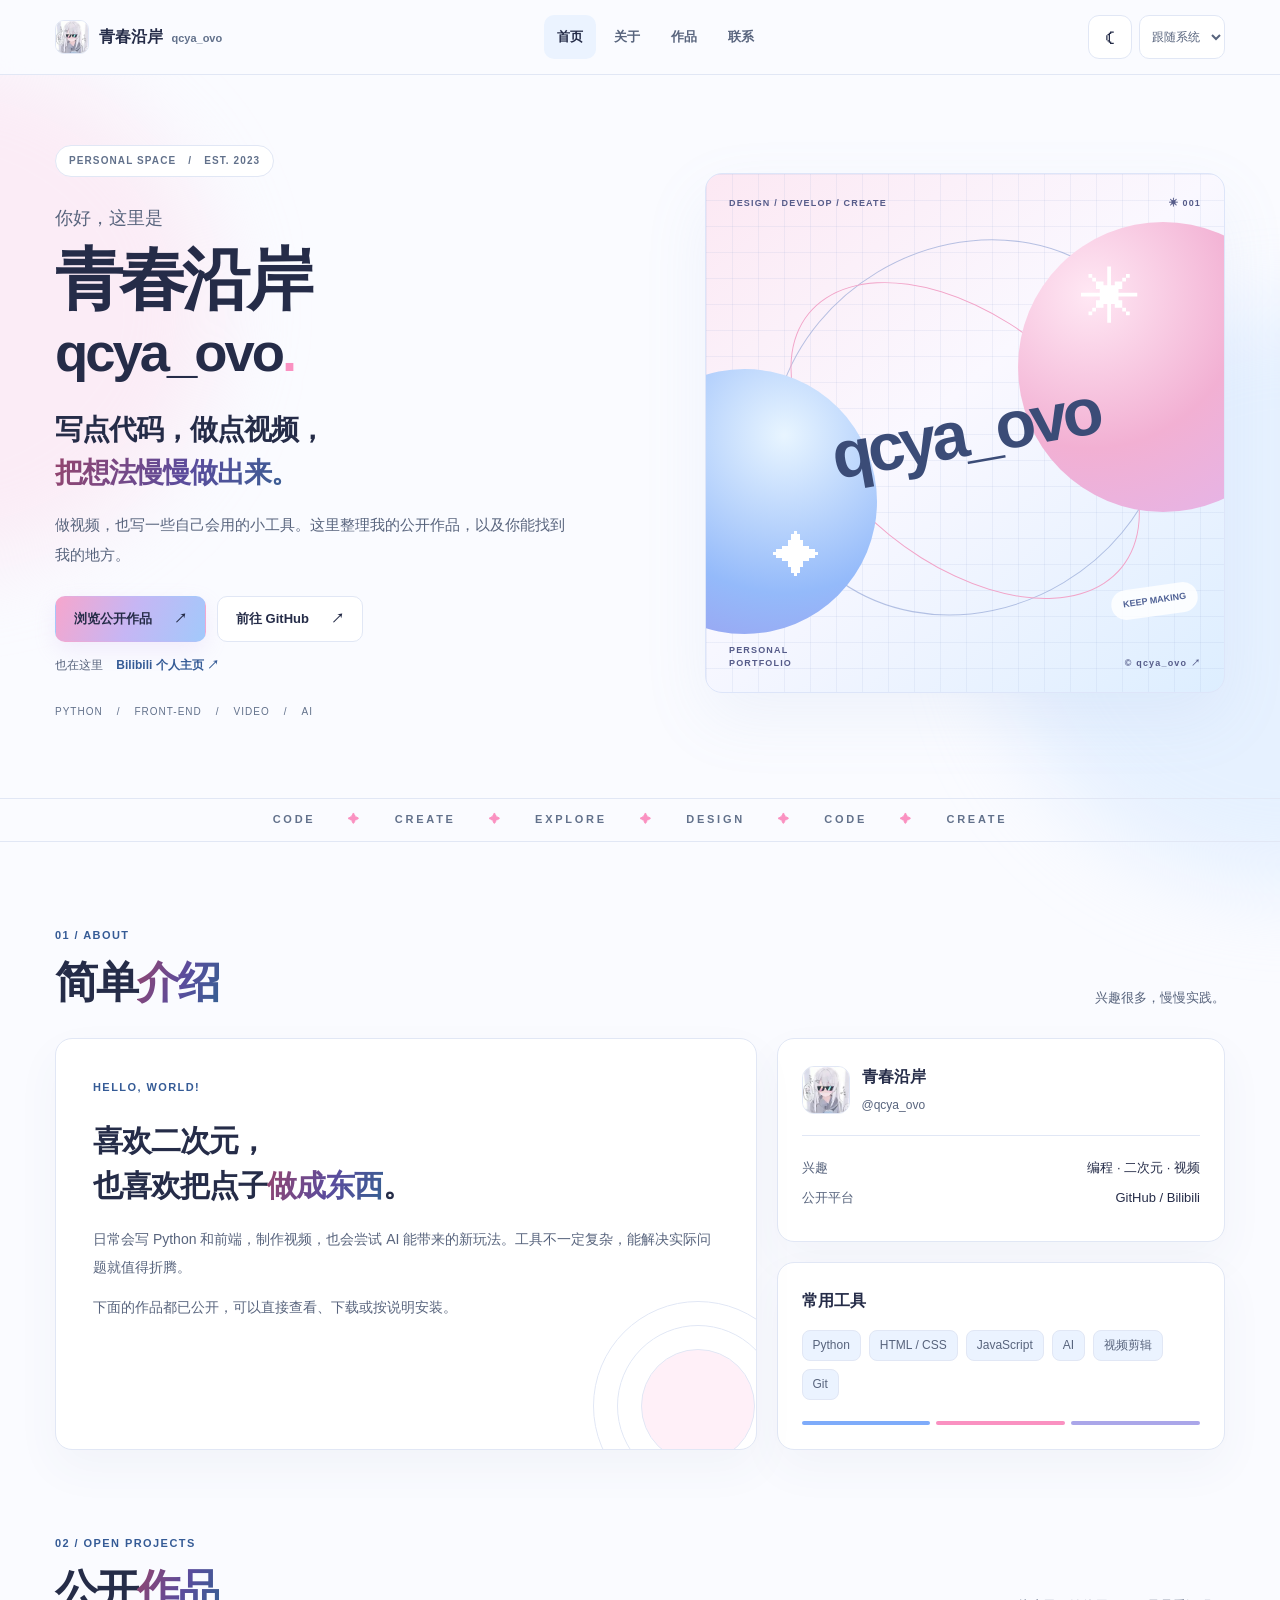
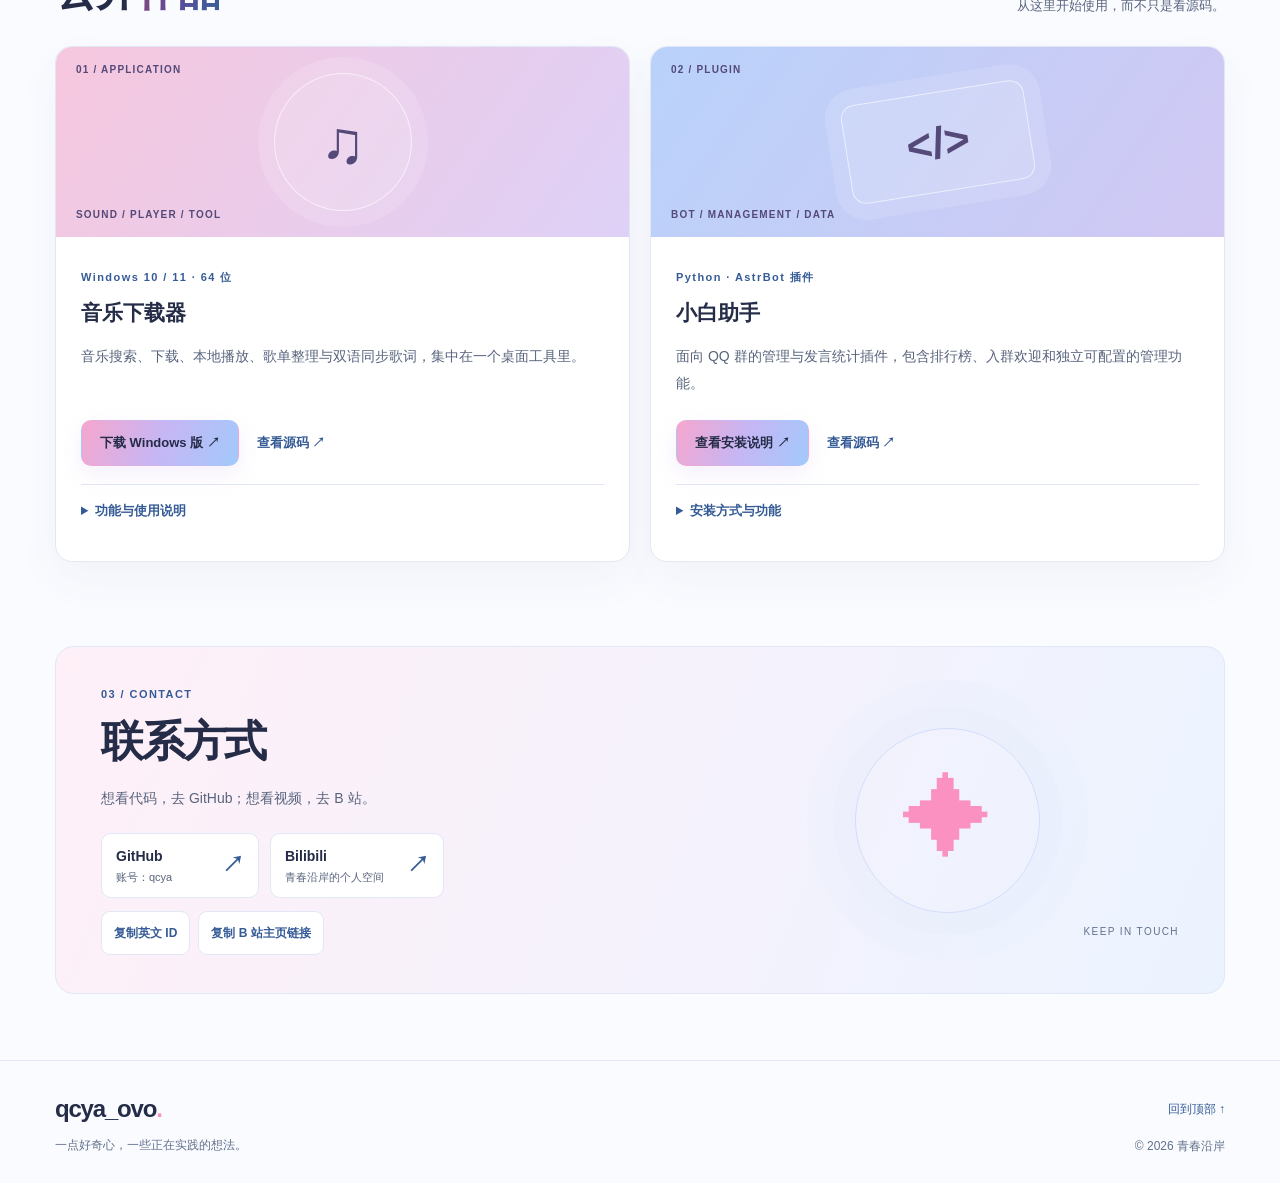
<file: index.html>
<!doctype html>
<html lang="zh-CN">
<head>
  <meta charset="utf-8">
  <meta name="viewport" content="width=device-width, initial-scale=1">
  <meta name="theme-color" content="#fafbff" id="theme-color">
  <meta name="description" content="青春沿岸的个人主页。代码、视频、公开作品，以及找到我的方式。">
  <link rel="canonical" href="https://qcya.github.io/qcya_ovo-file/">
  <meta property="og:type" content="website">
  <meta property="og:title" content="青春沿岸 / qcya_ovo">
  <meta property="og:description" content="青春沿岸的个人主页。代码、视频、公开作品，以及找到我的方式。">
  <meta property="og:url" content="https://qcya.github.io/qcya_ovo-file/">
  <meta property="og:image" content="https://qcya.github.io/qcya_ovo-file/qcya_ovo/assets/share.svg">
  <meta property="og:image:width" content="1200">
  <meta property="og:image:height" content="630">
  <meta property="og:image:alt" content="青春沿岸 / qcya_ovo，代码、视频与公开作品">
  <meta name="twitter:card" content="summary_large_image">
  <title>青春沿岸 / qcya_ovo · 个人主页</title>
  <script>
    /* Apply saved appearance before styles paint; storage may be unavailable. */
    (function () {
      var mode = 'system';
      try { mode = localStorage.getItem('qcya-theme') || 'system'; } catch (e) {}
      if (!['light', 'dark', 'system'].includes(mode)) mode = 'system';
      var dark = mode === 'dark' || (mode === 'system' && window.matchMedia('(prefers-color-scheme: dark)').matches);
      document.documentElement.dataset.theme = dark ? 'dark' : 'light';
      document.getElementById('theme-color').content = dark ? '#111525' : '#fafbff';
    })();
  </script>
  <link rel="icon" href="qcya_ovo/assets/favicon.svg" type="image/svg+xml">
  <link rel="stylesheet" href="qcya_ovo/assets/site.css?v=940fb9e88d">
  <script defer src="qcya_ovo/assets/site.js?v=8298eb2ded"></script>
</head>
<body>
  <a class="skip-link" href="#main">跳转到正文</a>
  <div class="ambient-layer" aria-hidden="true"><div class="ambient ambient-a"></div><div class="ambient ambient-b"></div></div>
  <header class="site-header">
    <div class="shell nav-wrap">
      <a class="brand" href="#home" aria-label="青春沿岸，返回首页">
        <img class="brand-avatar" src="qcya_ovo/assets/avatar.webp" width="34" height="34" alt="" decoding="async">
        <span>青春沿岸 <small>qcya_ovo</small></span>
      </a>
      <nav class="site-nav" id="site-nav" aria-label="主导航">
        <a class="nav-link active" href="#home" aria-current="location">首页</a>
        <a class="nav-link" href="#about">关于</a>
        <a class="nav-link" href="#projects">作品</a>
        <a class="nav-link" href="#contact">联系</a>
      </nav>
      <div class="nav-actions">
        <div class="theme-controls" hidden>
          <button class="icon-button" id="theme-toggle" type="button" aria-label="切换明暗主题"><span id="theme-icon" aria-hidden="true">☾</span></button>
          <label class="sr-only" for="theme-mode">主题模式</label>
          <select id="theme-mode"><option value="system">跟随系统</option><option value="light">浅色</option><option value="dark">深色</option></select>
        </div>
        <button class="icon-button menu-toggle" id="menu-toggle" type="button" aria-controls="site-nav" aria-expanded="false" aria-label="展开导航" hidden>☰</button>
      </div>
    </div>
  </header>
  <main id="main" tabindex="-1">
    <section class="shell hero" id="home" aria-labelledby="hero-title" tabindex="-1">
      <div class="hero-copy">
        <div class="eyebrow">PERSONAL SPACE <span aria-hidden="true">/</span> EST. 2023</div>
        <p class="hero-intro">你好，这里是</p>
        <h1 id="hero-title">青春沿岸<span class="hero-title-en">qcya_ovo<span class="period" aria-hidden="true">.</span></span></h1>
        <p class="hero-lead">写点代码，做点视频，<br><span class="gradient-ink">把想法慢慢做出来。</span></p>
        <p class="hero-desc">做视频，也写一些自己会用的小工具。这里整理我的公开作品，以及你能找到我的地方。</p>
        <div class="hero-buttons">
          <a class="button button-primary" href="#projects">浏览公开作品 <span aria-hidden="true">↗</span></a>
          <a class="button button-outline" href="https://github.com/qcya" target="_blank" rel="noopener noreferrer">前往 GitHub <span aria-hidden="true">↗</span></a>
        </div>
        <p class="hero-platform">也在这里 <a href="https://space.bilibili.com/1576380674" target="_blank" rel="noopener noreferrer">Bilibili 个人主页 ↗</a></p>
        <div class="hero-subline" aria-label="兴趣与方向"><span>PYTHON</span><span>FRONT-END</span><span>VIDEO</span><span>AI</span></div>
      </div>
      <div class="hero-graphic" aria-hidden="true">
        <div class="graphic-grid"></div>
        <div class="graphic-head"><span>DESIGN / DEVELOP / CREATE</span><span>✳ 001</span></div>
        <div class="graphic-orbit orbit-one"></div><div class="graphic-orbit orbit-two"></div>
        <div class="graphic-disc disc-pink"></div><div class="graphic-disc disc-blue"></div>
        <span class="graphic-cross cross-top">✳</span><span class="graphic-cross cross-bottom">✦</span>
        <div class="graphic-main-mark">qcya_ovo</div>
        <div class="graphic-stamp">KEEP MAKING</div>
        <div class="graphic-foot"><span>PERSONAL<br>PORTFOLIO</span><span>© qcya_ovo ↗</span></div>
      </div>
    </section>
    <div class="ticker" aria-hidden="true"><div>CODE <span>✦</span> CREATE <span>✦</span> EXPLORE <span>✦</span> DESIGN <span>✦</span> CODE <span>✦</span> CREATE</div></div>
    <section class="shell section" id="about" aria-labelledby="about-title" tabindex="-1">
      <div class="section-header"><div><span class="section-index">01 / ABOUT</span><h2 id="about-title">简单<span class="gradient-ink">介绍</span></h2></div><p>兴趣很多，慢慢实践。</p></div>
      <div class="about-layout">
        <article class="surface about-card">
          <span class="mini-label">HELLO, WORLD!</span>
          <h3>喜欢二次元，<br>也喜欢把点子<span class="gradient-ink">做成东西</span>。</h3>
          <p>日常会写 Python 和前端，制作视频，也会尝试 AI 能带来的新玩法。工具不一定复杂，能解决实际问题就值得折腾。</p>
          <p>下面的作品都已公开，可以直接查看、下载或按说明安装。</p>
          <div class="about-geometric" aria-hidden="true"><i></i><i></i></div>
        </article>
        <div class="about-aside">
          <article class="surface identity-card">
            <div class="identity-header"><img src="qcya_ovo/assets/avatar.webp" class="identity-avatar" width="48" height="48" alt="青春沿岸的头像" loading="lazy" decoding="async"><div><strong>青春沿岸</strong><span>@qcya_ovo</span></div></div>
            <dl class="identity-facts"><div><dt>兴趣</dt><dd>编程 · 二次元 · 视频</dd></div><div><dt>公开平台</dt><dd>GitHub / Bilibili</dd></div></dl>
          </article>
          <article class="surface skills-card"><h3>常用工具</h3><div class="skills"><span>Python</span><span>HTML / CSS</span><span>JavaScript</span><span>AI</span><span>视频剪辑</span><span>Git</span></div><div class="skills-rule" aria-hidden="true"><i></i><i></i><i></i></div></article>
        </div>
      </div>
    </section>
    <section class="shell section" id="projects" aria-labelledby="projects-title" tabindex="-1">
      <div class="section-header"><div><span class="section-index">02 / OPEN PROJECTS</span><h2 id="projects-title">公开<span class="gradient-ink">作品</span></h2></div><p>从这里开始使用，而不只是看源码。</p></div>
      <div class="project-grid">
        <article class="project-card surface" id="project-music-downloader">
          <div class="project-visual project-v-1" aria-hidden="true"><div class="vis-top">01 / APPLICATION</div><div class="vis-symbol">♫</div><div class="vis-micro">SOUND / PLAYER / TOOL</div></div>
          <div class="project-body"><span class="project-meta">Windows 10 / 11 · 64 位</span><h3>音乐下载器</h3><p>音乐搜索、下载、本地播放、歌单整理与双语同步歌词，集中在一个桌面工具里。</p>
            <div class="project-actions"><a class="button button-primary" href="https://github.com/qcya/netease-music-downloader/releases/latest" target="_blank" rel="noopener noreferrer">下载 Windows 版 ↗</a><a class="text-link" href="https://github.com/qcya/netease-music-downloader" target="_blank" rel="noopener noreferrer" aria-label="查看音乐下载器源码">查看源码 ↗</a></div>
            <details><summary>功能与使用说明</summary><ul><li>搜索与批量下载，支持任务队列和失败重试。</li><li>本地播放、自建歌单与双语同步歌词。</li><li>桌面歌词和迷你窗口按需开启。</li></ul><p>按钮会打开 GitHub 最新发布页。在 Assets 中选择 Windows 便携 EXE，下载后双击运行；不需要安装 Python。请以发布页说明为准，并仅使用有权下载和使用的音频。</p></details>
          </div>
        </article>
        <article class="project-card surface" id="project-xiaobai">
          <div class="project-visual project-v-2" aria-hidden="true"><div class="vis-top">02 / PLUGIN</div><div class="vis-symbol">&lt;/&gt;</div><div class="vis-micro">BOT / MANAGEMENT / DATA</div></div>
          <div class="project-body"><span class="project-meta">Python · AstrBot 插件</span><h3>小白助手</h3><p>面向 QQ 群的管理与发言统计插件，包含排行榜、入群欢迎和独立可配置的管理功能。</p>
            <div class="project-actions"><a class="button button-primary" href="https://github.com/qcya/astrbot_plugin_su_xiaobai#readme" target="_blank" rel="noopener noreferrer">查看安装说明 ↗</a><a class="text-link" href="https://github.com/qcya/astrbot_plugin_su_xiaobai" target="_blank" rel="noopener noreferrer" aria-label="查看小白助手源码">查看源码 ↗</a></div>
            <details><summary>安装方式与功能</summary><ul><li>今日、本周和累计发言排行。</li><li>入群欢迎、头衔管理及可独立开关的群管理功能。</li><li>安装前请核对仓库 README 中的 AstrBot 版本要求。</li></ul><p>可在支持仓库地址安装的 AstrBot 插件界面填入下面的地址；具体安装步骤以仓库 README 为准。</p><p class="repo-address">https://github.com/qcya/astrbot_plugin_su_xiaobai</p><button type="button" class="copy-action" data-copy="https://github.com/qcya/astrbot_plugin_su_xiaobai" hidden>复制插件仓库地址</button></details>
          </div>
        </article>
      </div>
    </section>
    <section class="shell section contact-section" id="contact" aria-labelledby="contact-title" tabindex="-1">
      <div class="contact-board">
        <div><span class="section-index">03 / CONTACT</span><h2 id="contact-title">联系方式</h2><p>想看代码，去 GitHub；想看视频，去 B 站。</p>
          <div class="contact-links">
            <a href="https://github.com/qcya" target="_blank" rel="noopener noreferrer"><span>GitHub <small>账号：qcya</small></span><strong aria-hidden="true">↗</strong></a>
            <a href="https://space.bilibili.com/1576380674" target="_blank" rel="noopener noreferrer"><span>Bilibili <small>青春沿岸的个人空间</small></span><strong aria-hidden="true">↗</strong></a>
          </div>
          <div class="copy-controls" hidden><button type="button" data-copy="qcya_ovo">复制英文 ID</button><button type="button" data-copy="https://space.bilibili.com/1576380674">复制 B 站主页链接</button></div>
        </div>
        <div class="contact-graphic" aria-hidden="true"><div class="contact-ring"><span>✦</span></div><span class="contact-small-label">KEEP IN TOUCH</span></div>
      </div>
    </section>
  </main>
  <footer class="site-footer"><div class="shell footer-wrap"><div><a href="#home" class="footer-logo">qcya_ovo<span aria-hidden="true">.</span></a><p>一点好奇心，一些正在实践的想法。</p></div><div class="footer-right"><a href="#home">回到顶部 ↑</a><span>© <span id="year">2026</span> 青春沿岸</span></div></div></footer>
  <div class="copy-feedback" hidden><p id="copy-status" role="status" aria-live="polite"></p><div id="copy-fallback" hidden><label for="copy-value">自动复制不可用，请手动复制：</label><input id="copy-value" type="text" readonly></div><button id="copy-dismiss" type="button" aria-label="关闭复制提示">关闭</button></div>
</body>
</html>
</file>
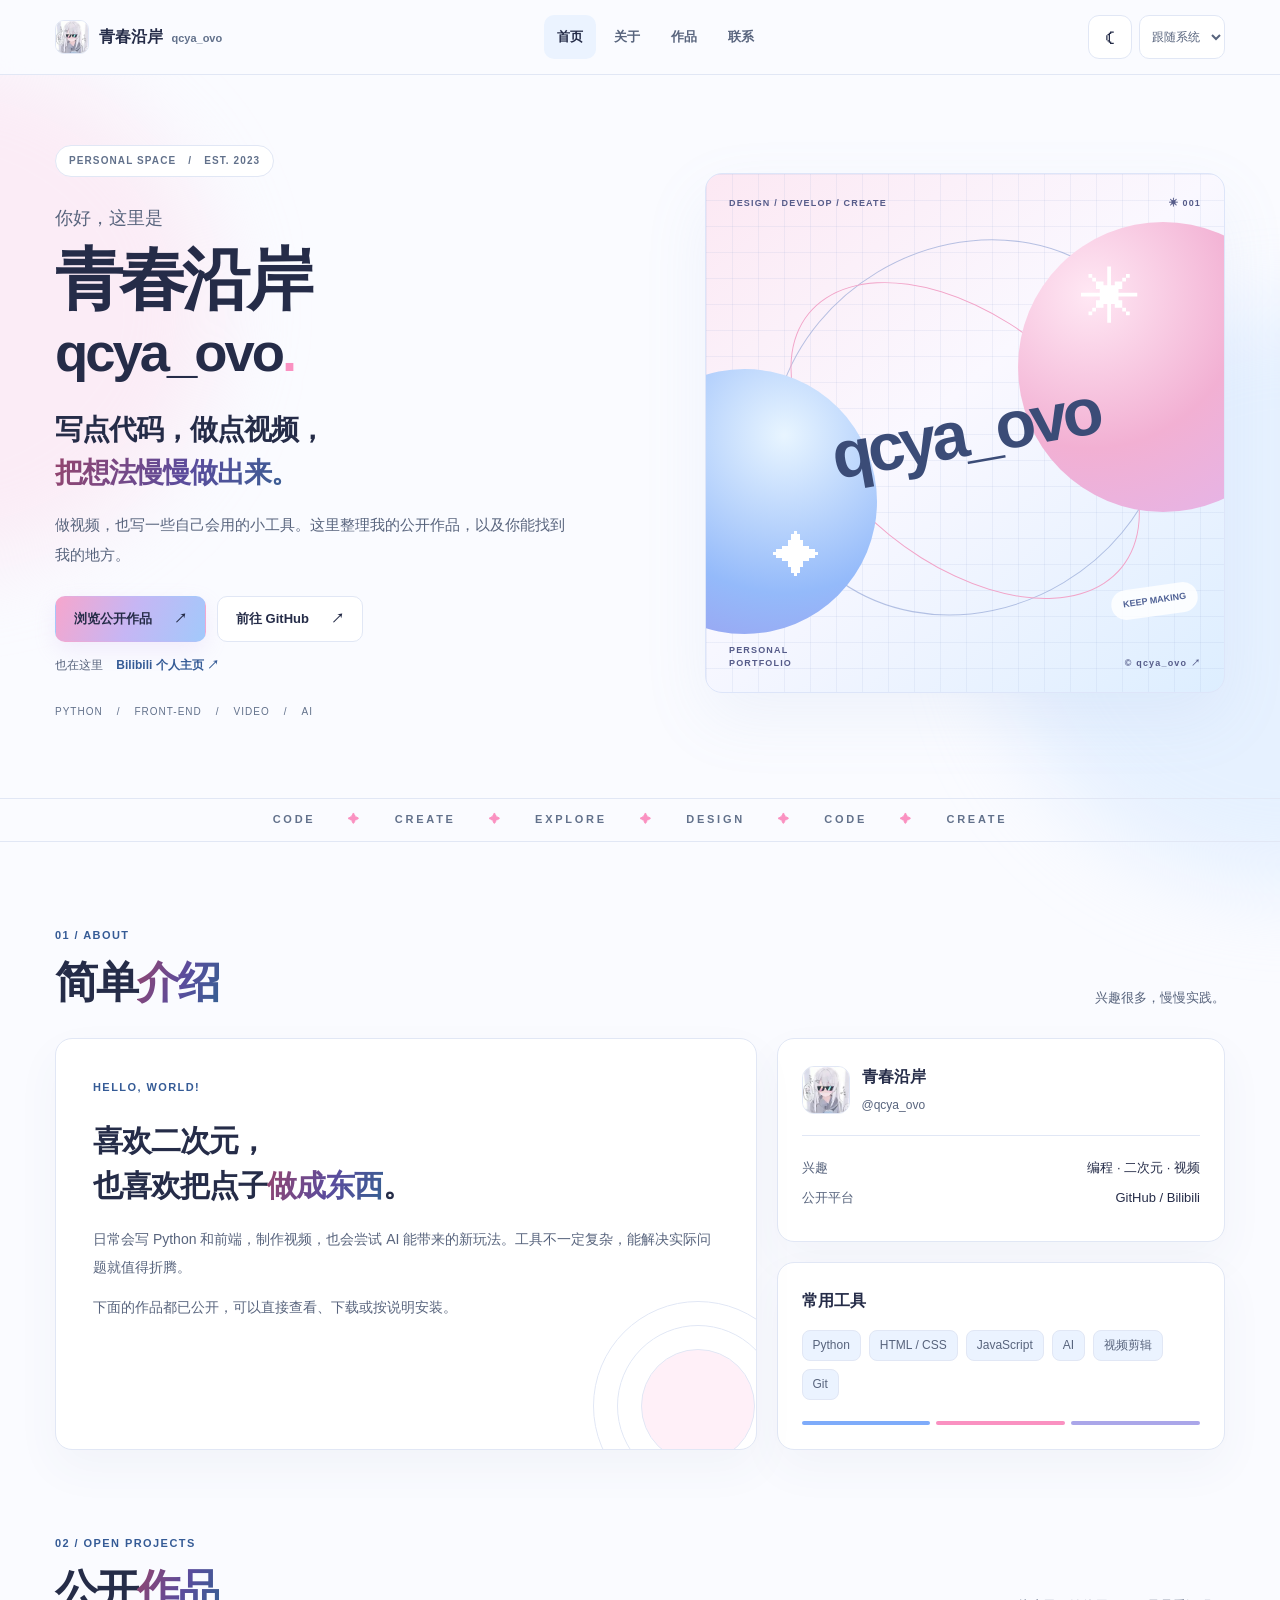
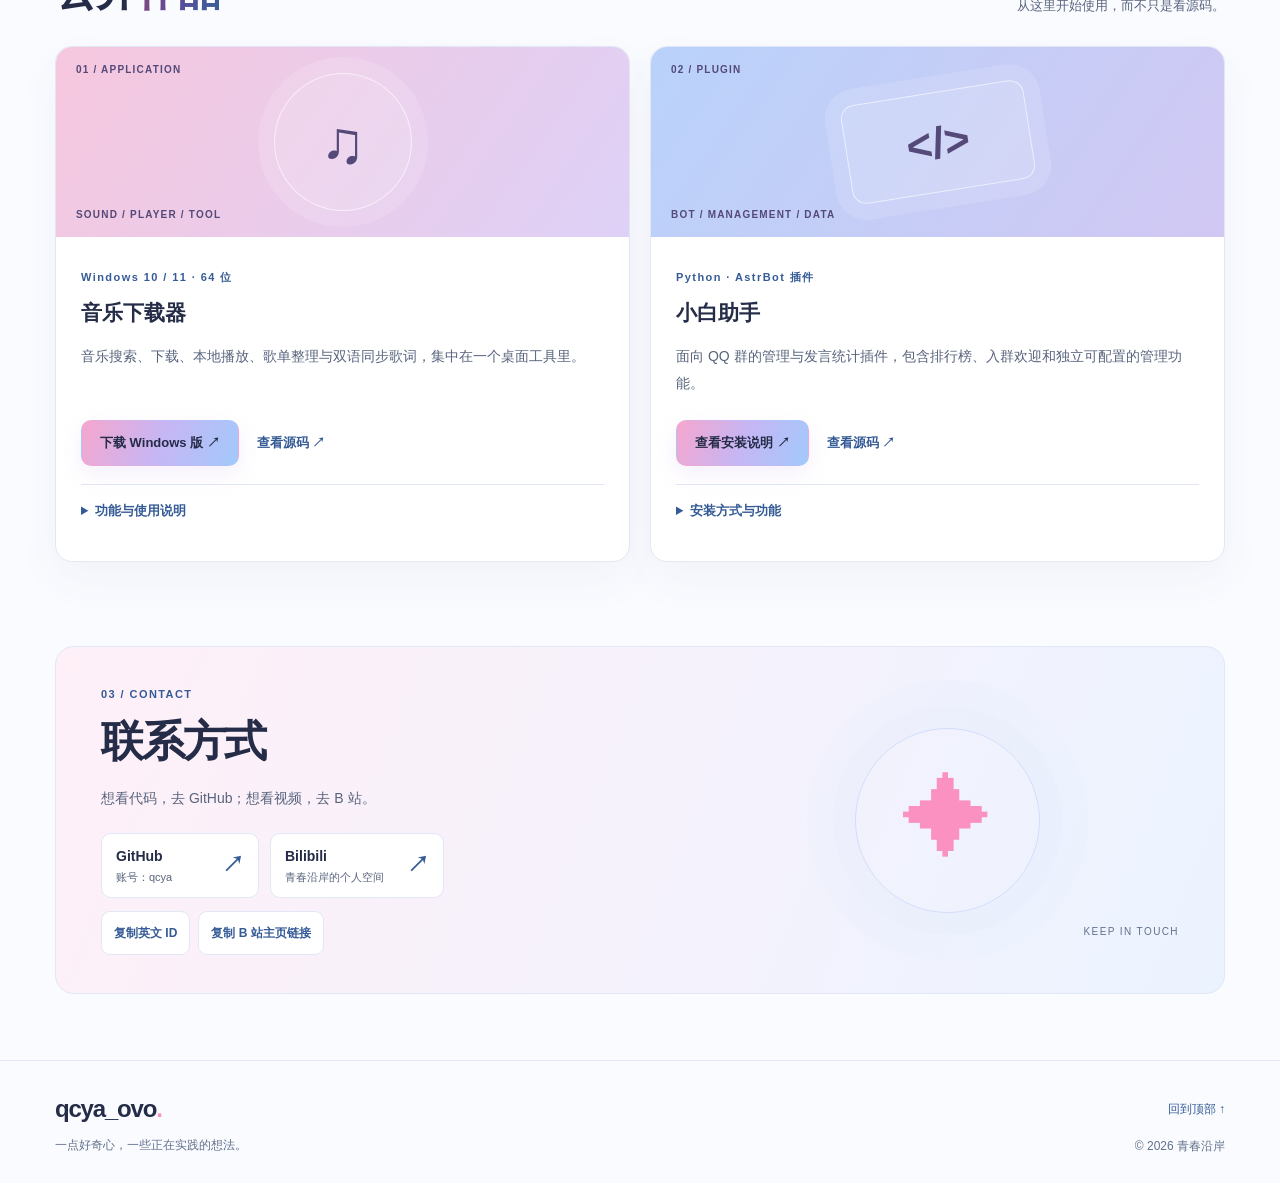
<file: qcya_ovo/index.html>
<!doctype html><html lang="zh-CN"><head><meta charset="utf-8"><meta name="viewport" content="width=device-width,initial-scale=1"><meta http-equiv="refresh" content="0;url=../"><title>青春沿岸 / qcya_ovo</title><script>location.replace('../' + location.search + (location.hash || ''));</script></head><body><a href="../">前往青春沿岸的主页</a></body></html>
</file>
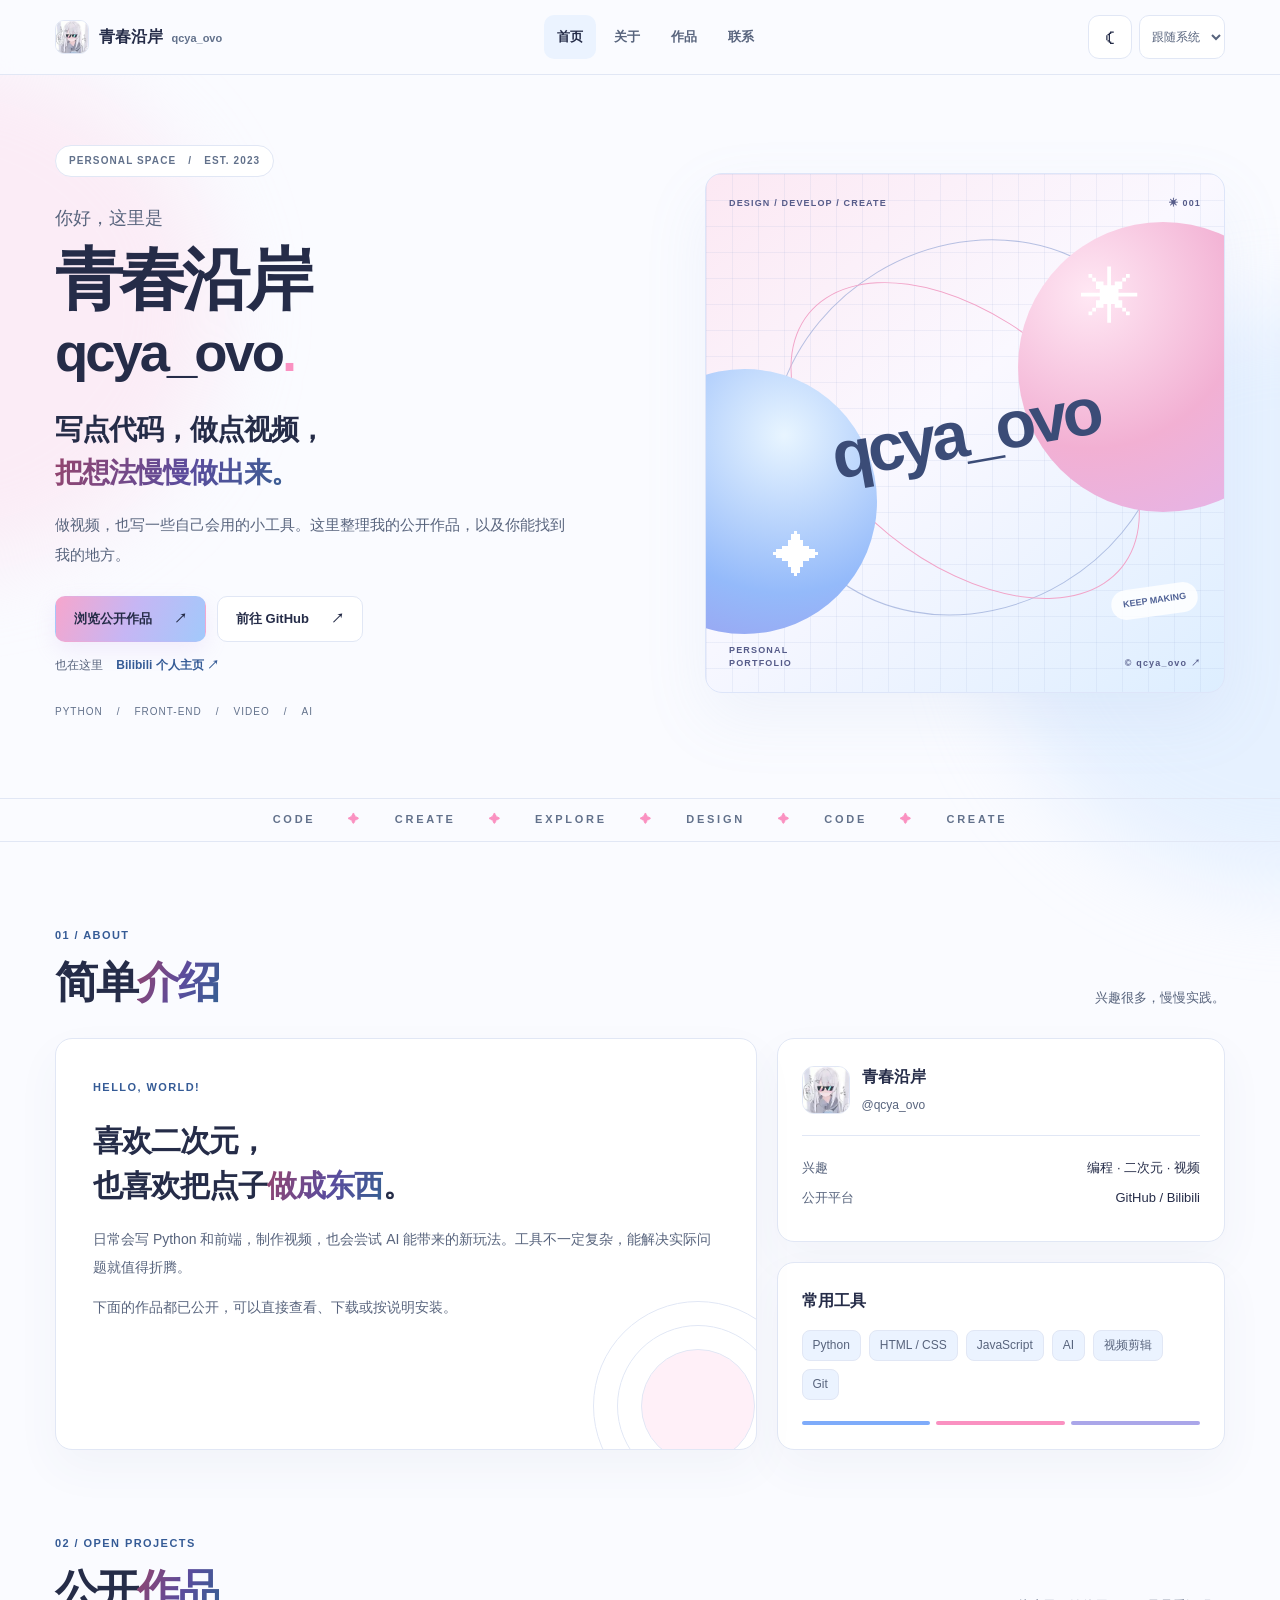
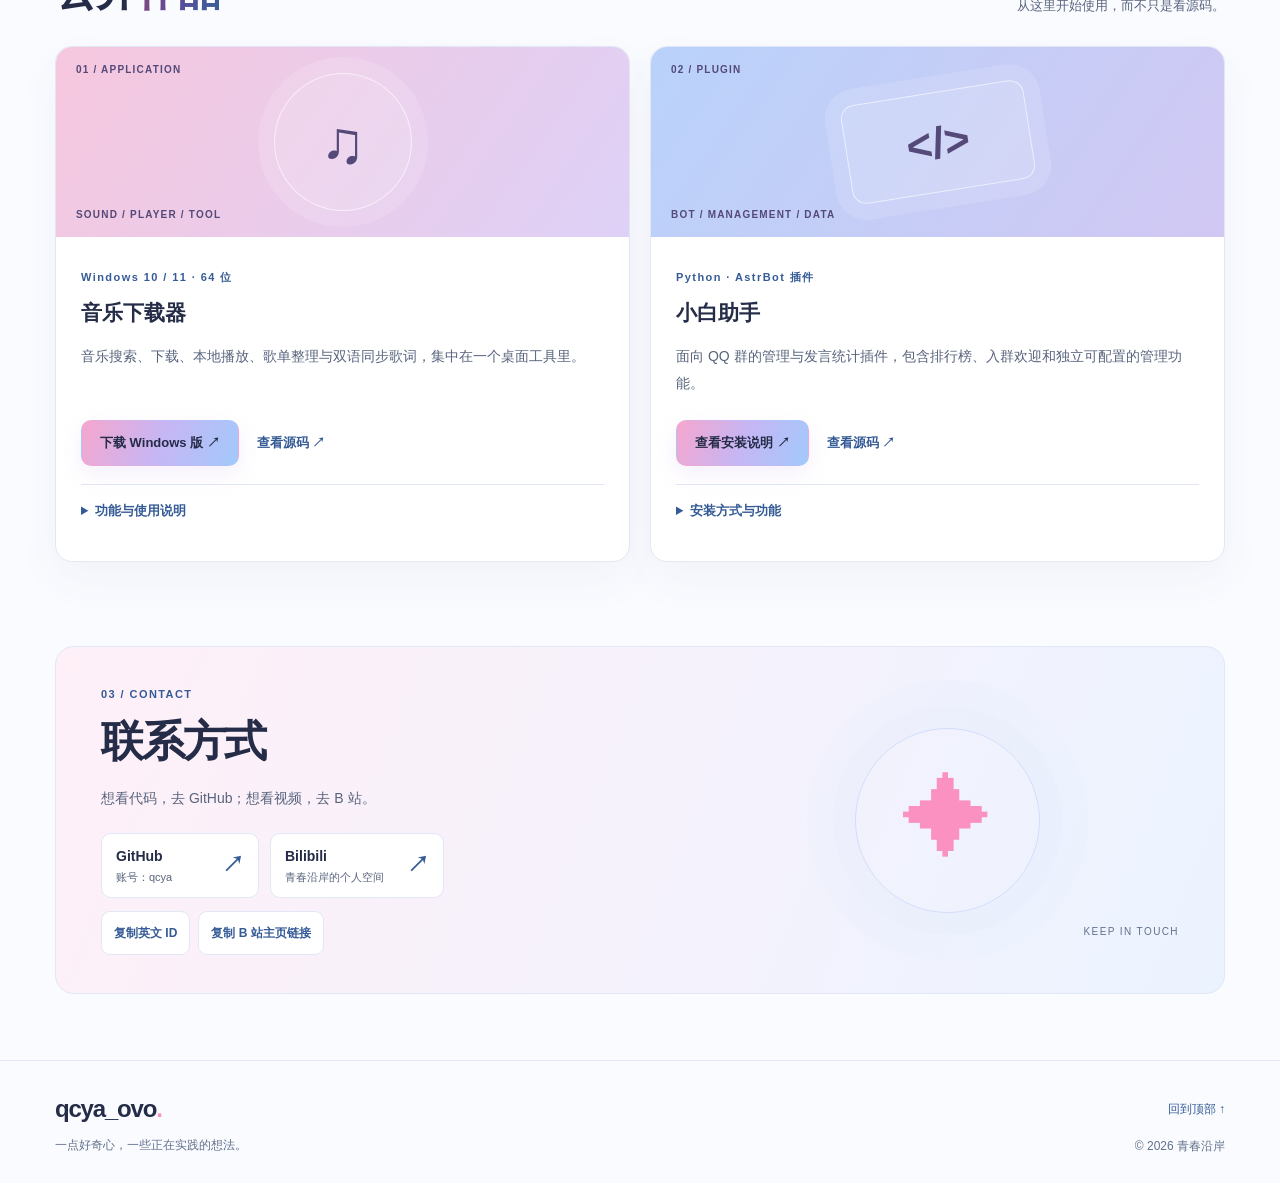
<file: qcya_ovo/qcya_ovo/index.html>
<!doctype html><html lang="zh-CN"><head><meta charset="utf-8"><meta name="viewport" content="width=device-width,initial-scale=1"><meta http-equiv="refresh" content="0;url=../../"><title>青春沿岸 / qcya_ovo</title><script>location.replace('../../' + location.search + (location.hash || ''));</script></head><body><a href="../../">前往青春沿岸的主页</a></body></html>
</file>
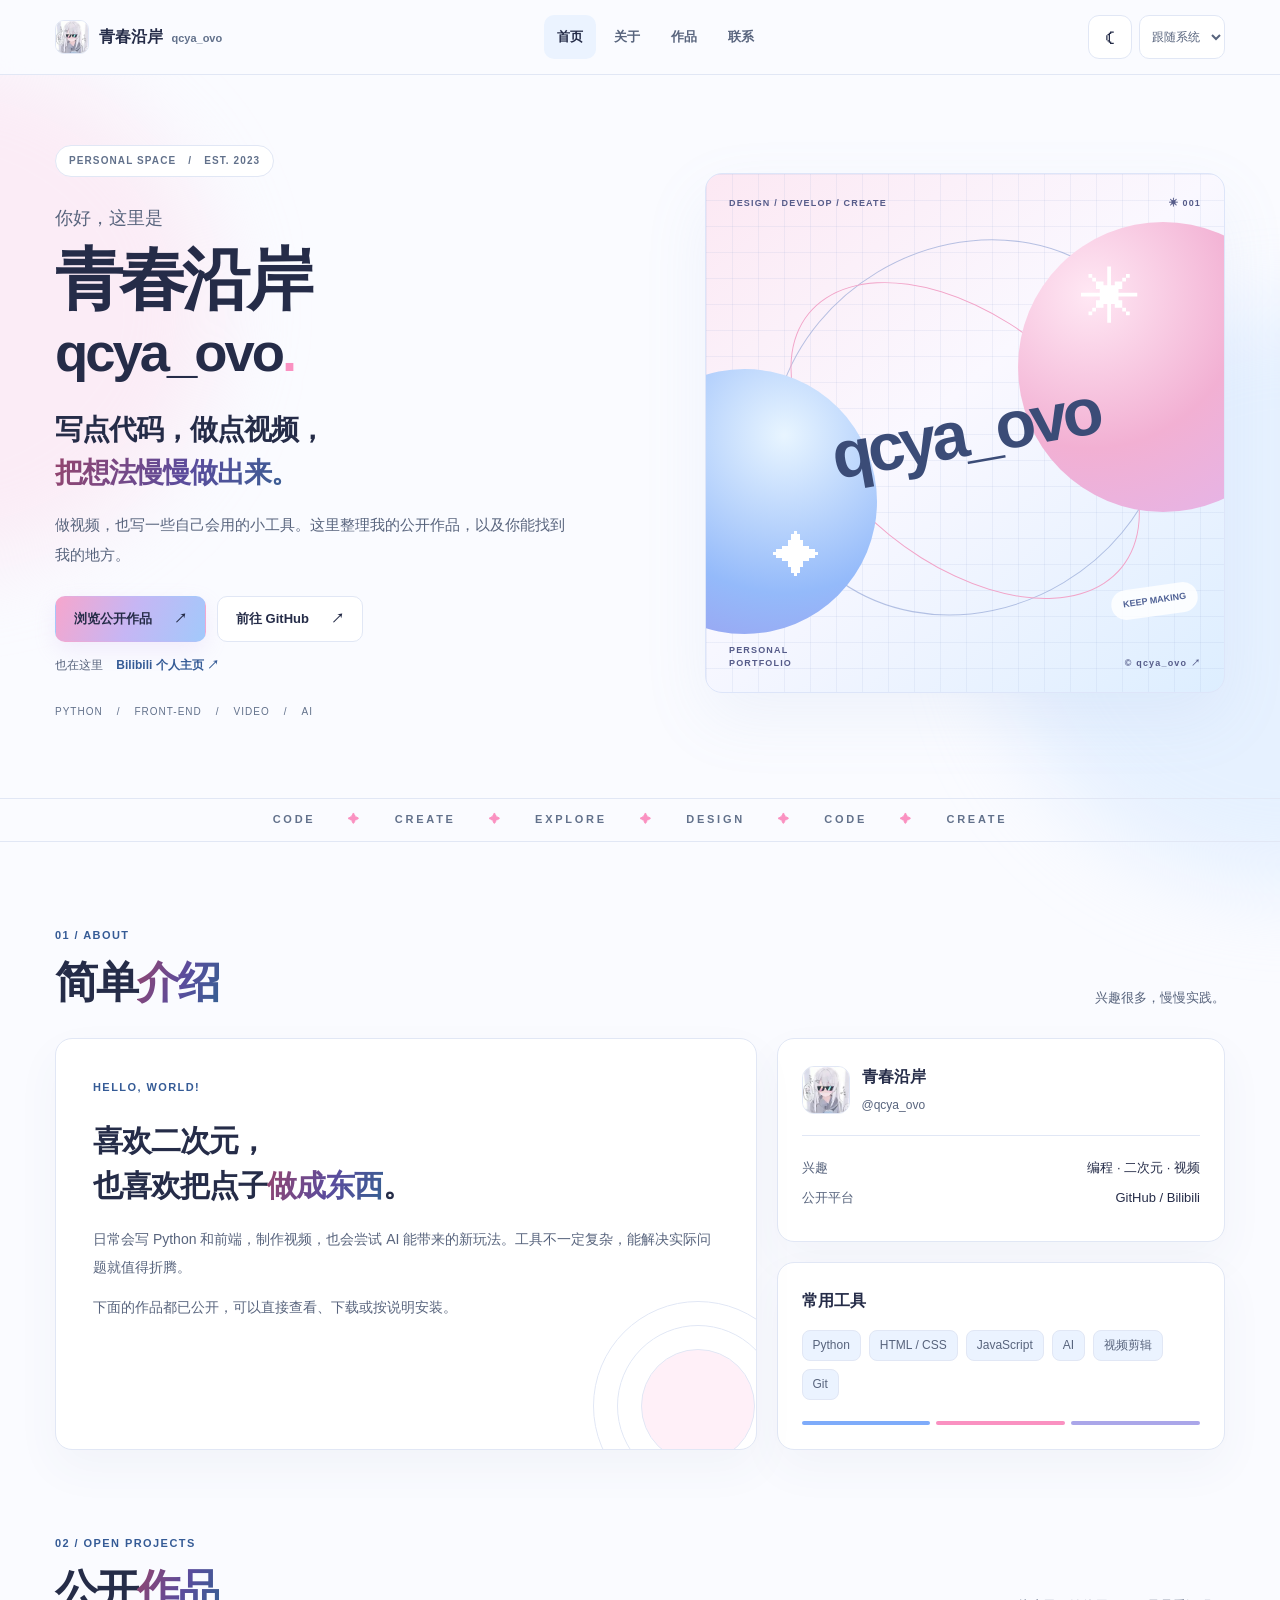
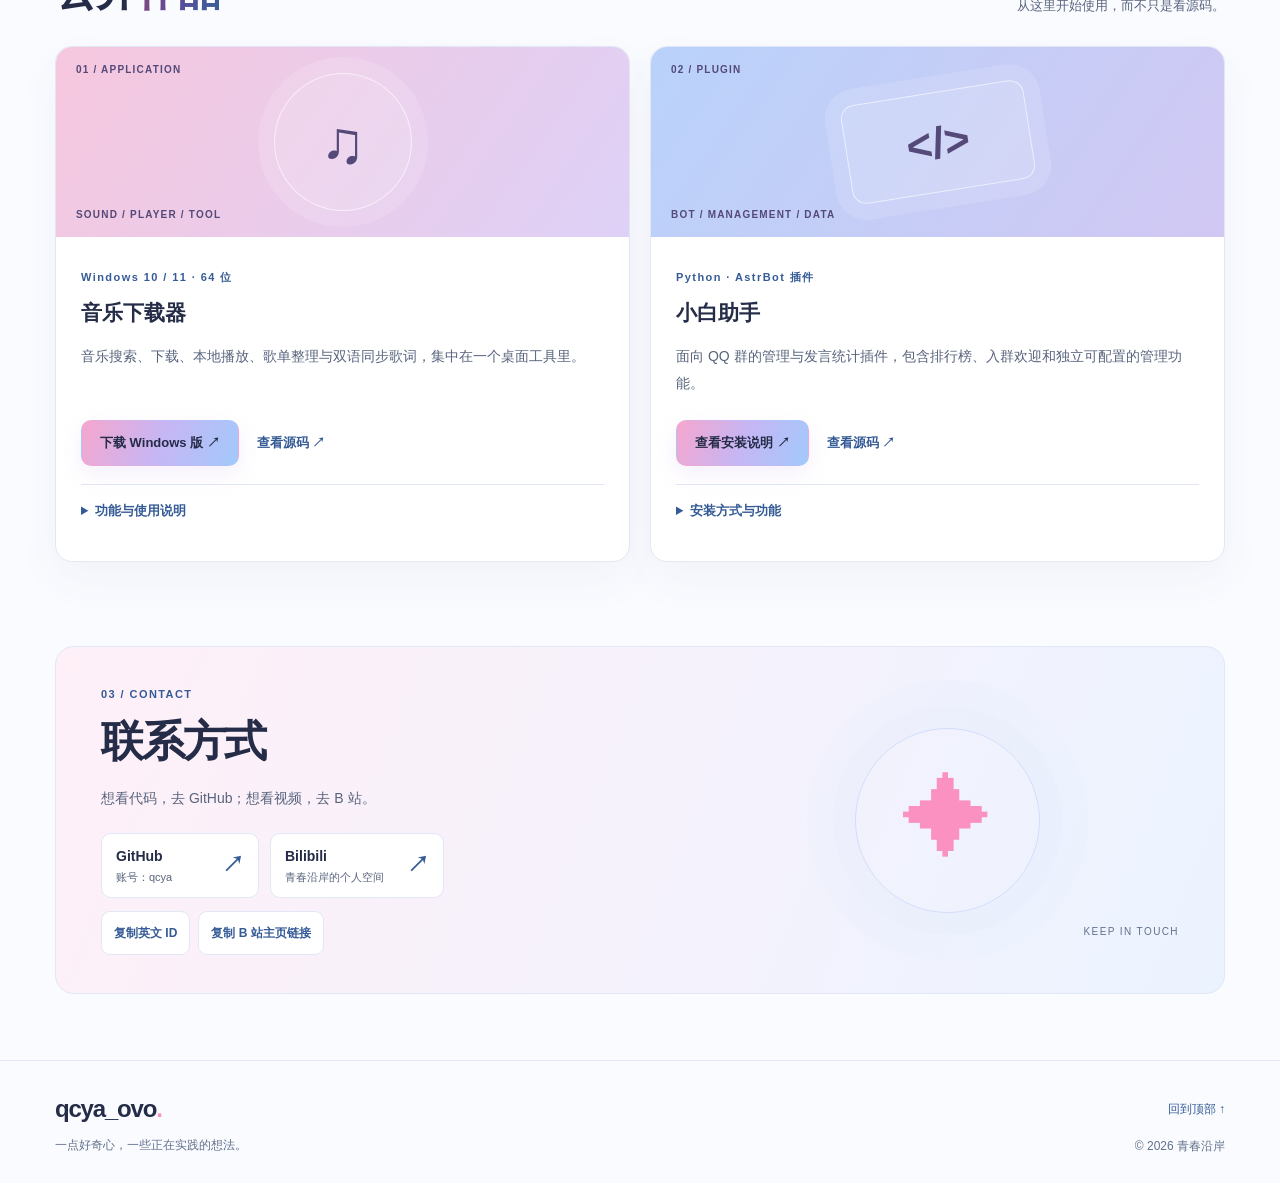
<file: qcya_ovo/contact.html>
<!doctype html><html lang="zh-CN"><head><meta charset="utf-8"><meta name="viewport" content="width=device-width,initial-scale=1"><meta http-equiv="refresh" content="0;url=../#contact"><title>青春沿岸 / qcya_ovo</title><script>location.replace('../' + location.search + (location.hash || '#contact'));</script></head><body><a href="../#contact">前往青春沿岸的主页</a></body></html>
</file>
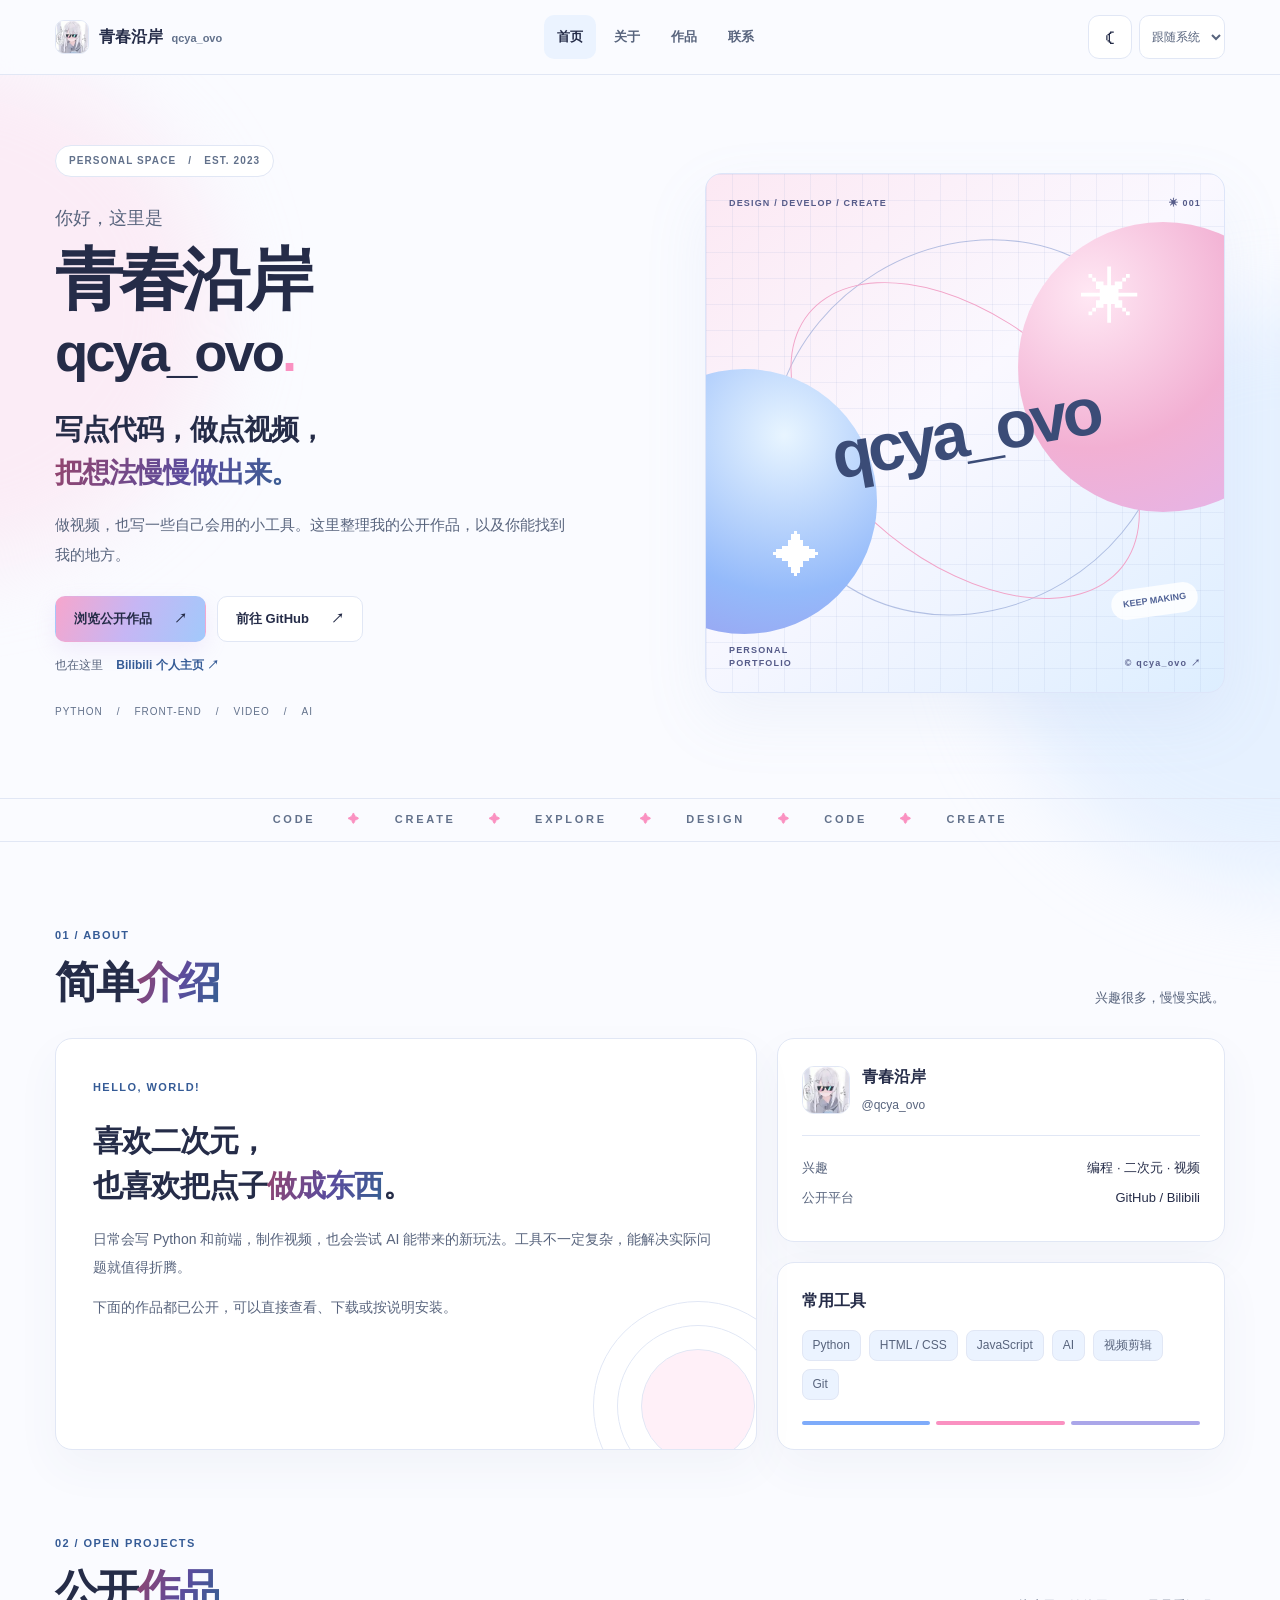
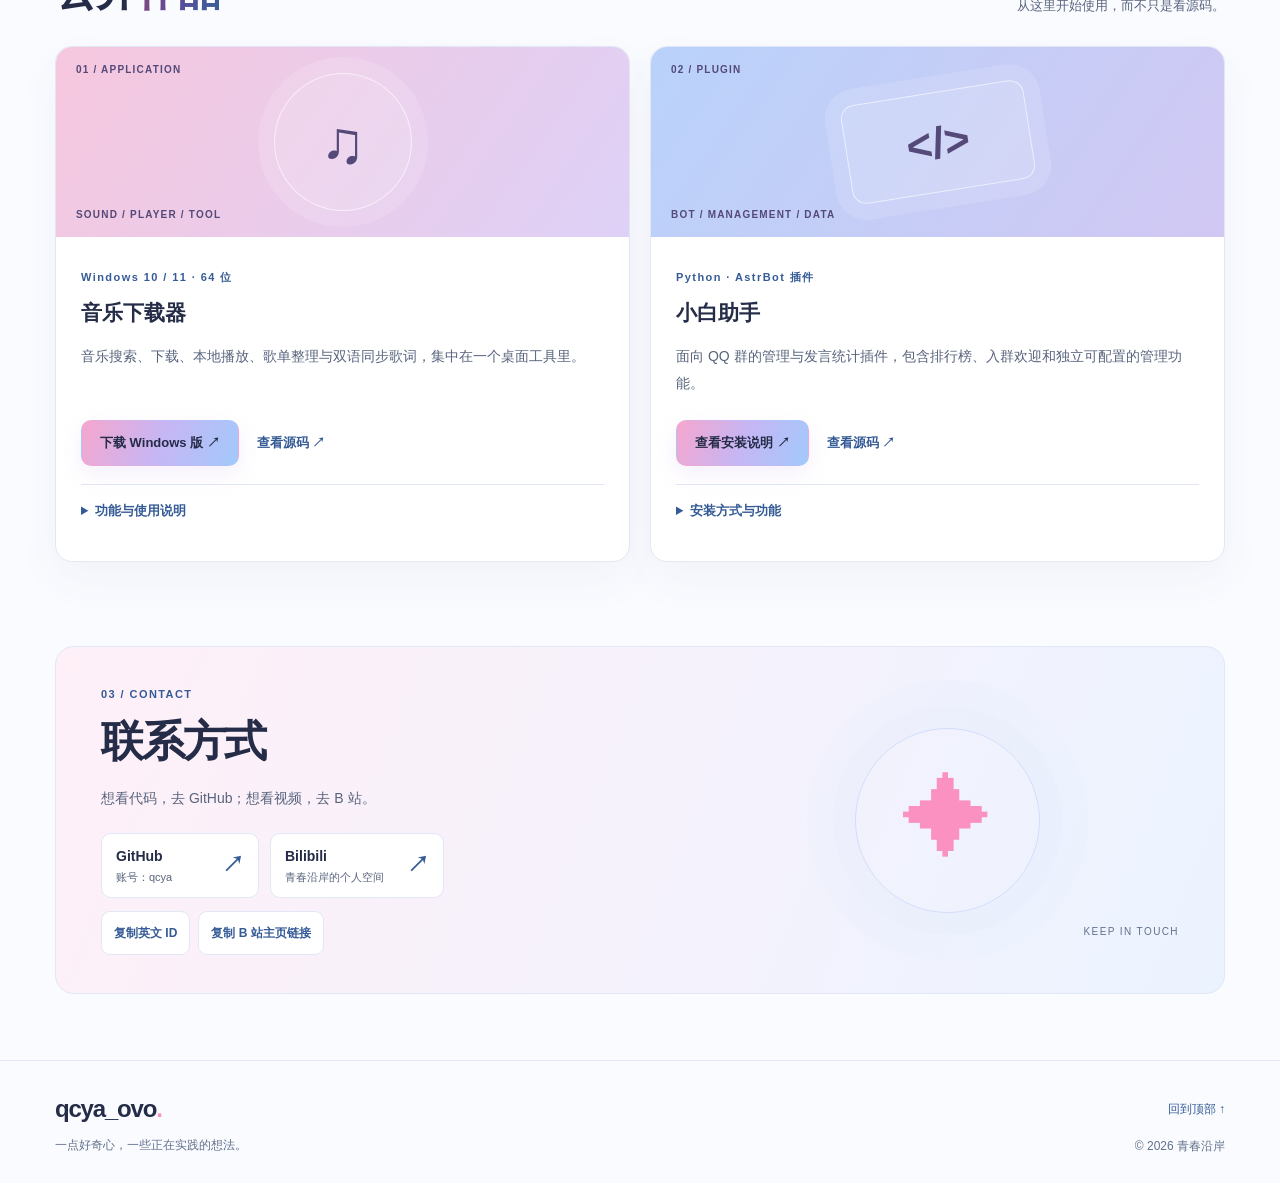
<file: qcya_ovo/qcya_ovo/contact.html>
<!doctype html><html lang="zh-CN"><head><meta charset="utf-8"><meta name="viewport" content="width=device-width,initial-scale=1"><meta http-equiv="refresh" content="0;url=../../#contact"><title>青春沿岸 / qcya_ovo</title><script>location.replace('../../' + location.search + (location.hash || '#contact'));</script></head><body><a href="../../#contact">前往青春沿岸的主页</a></body></html>
</file>
<file: qcya_ovo/assets/site.css>
/* Public portfolio: readable source, no external fonts or frameworks. */
:root {
  color-scheme: light;
  --bg: #fafbff;
  --surface: #fff;
  --ink: #252c48;
  --muted: #58647d;
  --subtle: #62718b;
  --line: #e1e7f5;
  --blue-text: #355b96;
  --pink: #fa91c1;
  --blue: #7eabfa;
  --pink-wash: #fff0f8;
  --blue-wash: #ebf3ff;
  --text-gradient: linear-gradient(112deg, #94456e, #5a4c9d 55%, #366092);
  --gradient: linear-gradient(112deg, #f6a6cd, #c6b6f4 50%, #a2c9fb);
  --shadow: 0 18px 45px #3b54830c;
  --nav-height: 74px;
}
:root[data-theme="dark"] {
  color-scheme: dark;
  --bg: #111525;
  --surface: #20283b;
  --ink: #f1f3ff;
  --muted: #bbc5de;
  --subtle: #a7b4d0;
  --line: #394661;
  --blue-text: #a7ccff;
  --pink-wash: #362a3b;
  --blue-wash: #263953;
  --text-gradient: linear-gradient(112deg, #ffaacf, #cbbaff 55%, #a6d0ff);
  --shadow: 0 18px 45px #0002;
}
/* A useful page even when JavaScript is blocked. */
@media (prefers-color-scheme: dark) {
  :root:not([data-theme]) {
    color-scheme: dark;
    --bg: #111525; --surface: #20283b; --ink: #f1f3ff;
    --muted: #bbc5de; --subtle: #a7b4d0; --line: #394661;
    --blue-text: #a7ccff; --pink-wash: #362a3b; --blue-wash: #263953;
    --text-gradient: linear-gradient(112deg, #ffaacf, #cbbaff 55%, #a6d0ff);
  }
}
* { box-sizing: border-box; }
[hidden] { display: none !important; }
html { scroll-behavior: smooth; scroll-padding-top: calc(var(--nav-height) + 18px); }
body {
  margin: 0; min-width: 0; isolation: isolate; position: relative;
  color: var(--ink); background: var(--bg);
  font: 15px/1.75 -apple-system, BlinkMacSystemFont, "Segoe UI", "PingFang SC", "Microsoft YaHei", sans-serif;
}
a { color: inherit; text-decoration: none; }
button, select, input { font: inherit; }
button, select { cursor: pointer; }
h1, h2, h3, p { margin: 0; }
button:focus-visible, select:focus-visible, a:focus-visible, summary:focus-visible, input:focus-visible {
  outline: 3px solid var(--blue-text); outline-offset: 4px;
}
section:focus, main:focus { outline: none; }
::selection { background: #a5c6ff88; }
.shell { position: relative; width: min(1170px, calc(100% - 56px)); margin-inline: auto; }
.sr-only { position: absolute; width: 1px; height: 1px; overflow: hidden; clip-path: inset(50%); white-space: nowrap; }
.skip-link { position: fixed; z-index: 100; top: -100px; left: 12px; background: var(--surface); padding: 10px 15px; border-radius: 10px; }
.skip-link:focus { top: 10px; }
/* Clip only decoration, never the scrolling document or sticky header. */
.ambient-layer { position: absolute; inset: 0 0 auto; height: 1050px; overflow: hidden; z-index: -1; pointer-events: none; }
.ambient { position: absolute; border-radius: 50%; filter: blur(42px); }
.ambient-a { width: 580px; height: 520px; left: -360px; top: 50px; background: #fdd6e966; }
.ambient-b { width: 620px; height: 580px; right: -330px; top: 310px; background: #cfe6ff77; }
[data-theme="dark"] .ambient { opacity: .1; }
.gradient-ink { color: var(--blue-text); background: var(--text-gradient); }
@supports (background-clip: text) {
  .gradient-ink { background-clip: text; color: transparent; }
}
.site-header { position: sticky; z-index: 40; top: 0; background: var(--bg); border-bottom: 1px solid var(--line); }
@supports (backdrop-filter: blur(18px)) {
  .site-header { background: color-mix(in srgb, var(--bg) 92%, transparent); backdrop-filter: blur(18px); }
}
.nav-wrap { min-height: 74px; display: flex; align-items: center; justify-content: space-between; gap: 16px; }
.brand { display: flex; align-items: center; gap: 10px; font-size: 16px; font-weight: 800; white-space: nowrap; }
.brand small { margin-left: 4px; font-size: 11px; color: var(--subtle); }
.brand-avatar, .identity-avatar { object-fit: cover; border: 1px solid var(--line); flex-shrink: 0; }
.brand-avatar { width: 34px; height: 34px; border-radius: 9px; }
.site-nav { display: flex; gap: 5px; }
.nav-link { display: grid; align-items: center; min-height: 44px; padding: 6px 13px; border-radius: 10px; color: var(--muted); font-size: 13px; font-weight: 700; }
.nav-link.active, .nav-link:hover { color: var(--ink); background: var(--blue-wash); }
.nav-actions, .theme-controls { display: flex; align-items: center; gap: 7px; }
.icon-button { display: grid; place-items: center; width: 44px; height: 44px; border: 1px solid var(--line); border-radius: 11px; background: var(--surface); color: var(--ink); font-size: 20px; }
#theme-mode { height: 44px; max-width: 106px; padding: 0 8px; border: 1px solid var(--line); border-radius: 10px; background: var(--surface); color: var(--muted); font-size: 12px; }
.menu-toggle { display: none; }
.hero { display: grid; grid-template-columns: 1.04fr .96fr; gap: 70px; align-items: center; padding: 70px 0 78px; }
.eyebrow { display: inline-flex; gap: 12px; padding: 6px 13px; border: 1px solid var(--line); border-radius: 99px; background: var(--surface); font-size: 10px; font-weight: 800; letter-spacing: .11em; color: var(--subtle); }
.hero-intro { margin: 26px 0 5px; font-size: 18px; color: var(--muted); }
h1 { font-size: clamp(45px, 5.3vw, 73px); font-weight: 900; letter-spacing: -.065em; line-height: 1.2; }
.hero-title-en { display: block; font-size: clamp(34px, 4.25vw, 60px); letter-spacing: -.055em; }
.period { color: var(--pink); }
.hero-lead { margin: 22px 0 16px; font-size: clamp(21px, 2.35vw, 28px); font-weight: 750; letter-spacing: -.035em; line-height: 1.55; }
.hero-desc { max-width: 510px; font-size: 15px; line-height: 1.95; color: var(--muted); }
.hero-buttons { display: flex; flex-wrap: wrap; gap: 11px; margin-top: 27px; }
.button { display: inline-flex; justify-content: center; align-items: center; gap: 22px; min-height: 46px; padding: 10px 18px; border-radius: 10px; border: 1px solid transparent; font-size: 13px; font-weight: 800; transition: transform .18s, box-shadow .18s; }
.button-primary { background: var(--gradient); color: #252c48; box-shadow: 0 8px 22px #c29ee92a; }
.button-outline { background: var(--surface); border-color: var(--line); }
.hero-platform { margin-top: 13px; color: var(--muted); font-size: 12px; }
.hero-platform a { color: var(--blue-text); font-weight: 750; margin-left: 10px; }
.hero-subline { margin-top: 27px; display: flex; flex-wrap: wrap; gap: 14px; font-size: 10px; letter-spacing: .1em; color: var(--subtle); }
.hero-subline span + span::before { content: '/'; margin-right: 14px; }
.hero-graphic { position: relative; isolation: isolate; overflow: hidden; width: 100%; max-width: 520px; aspect-ratio: 1; margin-left: auto; border: 1px solid #dde5f9; border-radius: 17px; background: linear-gradient(140deg, #fce8f3, #faf8ff 45%, #ddeeff); box-shadow: 0 25px 65px #8ba4d51a; }
.graphic-grid { position: absolute; inset: 0; background-image: linear-gradient(#96aad522 1px, transparent 1px), linear-gradient(90deg, #96aad522 1px, transparent 1px); background-size: 26px 26px; }
.graphic-head, .graphic-foot { position: absolute; z-index: 4; left: 23px; right: 23px; display: flex; justify-content: space-between; color: #555b89; letter-spacing: .13em; font-size: 9px; font-weight: 800; }
.graphic-head { top: 22px; }
.graphic-foot { bottom: 22px; align-items: end; line-height: 1.45; }
.graphic-orbit { position: absolute; left: 16%; top: 14%; width: 70%; height: 70%; border: 1px solid #899dd099; border-radius: 50%; transform: rotate(-31deg) scaleX(1.13); }
.orbit-two { width: 78%; height: 47%; left: 11%; top: 28%; transform: rotate(39deg); border-color: #f2a5c9; }
.graphic-disc { position: absolute; border-radius: 50%; }
.disc-pink { width: 290px; height: 290px; right: -84px; top: 48px; background: radial-gradient(circle at 25% 25%, #ffe8f4, #f2b0d3 50%, #e0b6ef); }
.disc-blue { width: 265px; height: 265px; left: -94px; bottom: 58px; background: radial-gradient(circle at 65% 25%, #e8f5ff, #94bafa 60%, #9d9aed); }
.graphic-cross { position: absolute; z-index: 2; color: white; }
.cross-top { right: 16%; top: 14%; font-size: 60px; }
.cross-bottom { left: 13%; bottom: 18%; font-size: 48px; }
.graphic-main-mark { position: absolute; inset: 0; z-index: 3; display: grid; place-items: center; transform: rotate(-10deg); font-size: clamp(38px, 5.2vw, 74px); font-weight: 900; letter-spacing: -.07em; color: #3b4c77; white-space: nowrap; }
.graphic-stamp { position: absolute; z-index: 4; bottom: 76px; right: 26px; padding: 7px 12px; transform: rotate(-8deg); border-radius: 99px; background: #ffffffd9; color: #4f6195; font-size: 9px; font-weight: 800; }
.ticker { overflow: hidden; white-space: nowrap; border-block: 1px solid var(--line); padding: 11px 0; }
.ticker > div { width: max-content; margin-inline: auto; color: var(--subtle); font-size: 11px; font-weight: 800; letter-spacing: .25em; }
.ticker span { padding: 0 27px; color: var(--pink); }
.section { padding-top: 84px; }
.section-header { display: flex; justify-content: space-between; align-items: end; gap: 24px; margin-bottom: 28px; }
.section-index, .mini-label, .project-meta { color: var(--blue-text); font-size: 11px; font-weight: 800; letter-spacing: .13em; }
.section-index { display: block; margin-bottom: 10px; }
h2 { font-size: clamp(30px, 3.5vw, 43px); letter-spacing: -.045em; line-height: 1.28; }
.section-header > p { color: var(--muted); font-size: 13px; }
.surface { border: 1px solid var(--line); border-radius: 17px; background: var(--surface); box-shadow: var(--shadow); }
.about-layout { display: grid; grid-template-columns: 1.22fr .78fr; gap: 20px; }
.about-card { padding: 34px 37px; position: relative; overflow: hidden; }
.about-card h3 { font-size: clamp(23px, 2.5vw, 30px); line-height: 1.5; letter-spacing: -.035em; margin: 19px 0 18px; }
.about-card > p { position: relative; z-index: 1; font-size: 14px; line-height: 1.95; color: var(--muted); margin-bottom: 13px; }
.about-geometric { position: absolute; right: -47px; bottom: -62px; width: 210px; height: 210px; border: 1px solid var(--line); border-radius: 50%; pointer-events: none; }
.about-geometric i { position: absolute; inset: 23px; border: 1px solid var(--line); border-radius: 50%; }
.about-geometric i + i { inset: 47px; background: var(--pink-wash); }
.about-aside { display: grid; gap: 20px; }
.identity-card, .skills-card { padding: 24px; }
.identity-header { display: flex; align-items: center; gap: 12px; }
.identity-avatar { width: 48px; height: 48px; border-radius: 12px; }
.identity-header strong { display: block; font-size: 16px; }
.identity-header span { color: var(--muted); font-size: 12px; }
.identity-facts { border-top: 1px solid var(--line); padding-top: 14px; margin: 18px 0 0; }
.identity-facts div { display: flex; justify-content: space-between; gap: 12px; margin: 7px 0; font-size: 13px; }
.identity-facts dt { color: var(--muted); }
.identity-facts dd { margin: 0; text-align: right; }
.skills-card h3 { font-size: 16px; margin-bottom: 15px; }
.skills { display: flex; flex-wrap: wrap; gap: 8px; }
.skills span { padding: 4px 10px; background: var(--blue-wash); border: 1px solid var(--line); border-radius: 8px; color: var(--muted); font-size: 12px; }
.skills-rule { display: flex; gap: 6px; margin-top: 21px; }
.skills-rule i { flex: 1; height: 4px; border-radius: 4px; background: var(--blue); }
.skills-rule i:nth-child(2) { background: var(--pink); }
.skills-rule i:nth-child(3) { background: #aaa6e9; }
.project-grid { display: grid; grid-template-columns: repeat(2, minmax(0, 1fr)); gap: 20px; align-items: start; }
.project-card { overflow: hidden; min-width: 0; }
.project-visual { height: 190px; position: relative; overflow: hidden; color: #544978; }
.project-v-1 { background: linear-gradient(125deg, #f6c7de, #ded1f7); }
.project-v-2 { background: linear-gradient(125deg, #b9d2fa, #d1c8f3); }
.vis-top, .vis-micro { position: absolute; left: 20px; font-size: 10px; font-weight: 800; letter-spacing: .12em; }
.vis-top { top: 14px; } .vis-micro { bottom: 14px; }
.vis-symbol { position: absolute; left: 50%; top: 50%; transform: translate(-50%, -50%); width: 138px; height: 138px; border: 1px solid #fff9; border-radius: 50%; background: #ffffff33; box-shadow: 0 0 0 16px #ffffff20; display: grid; place-items: center; font-size: 60px; font-weight: 800; }
.project-v-2 .vis-symbol { width: 185px; height: 100px; border-radius: 14px; transform: translate(-50%, -50%) rotate(-9deg); font-size: 44px; }
.project-body { padding: 26px 25px; }
.project-body h3 { font-size: 21px; margin: 6px 0 11px; }
.project-body > p { min-height: 55px; font-size: 14px; line-height: 1.95; color: var(--muted); }
.project-actions { display: flex; flex-wrap: wrap; align-items: center; gap: 18px; margin: 22px 0 18px; }
.text-link { min-height: 44px; display: inline-flex; align-items: center; color: var(--blue-text); font-size: 13px; font-weight: 700; }
details { border-top: 1px solid var(--line); padding-top: 3px; }
summary { cursor: pointer; padding: 12px 0; color: var(--blue-text); font-size: 13px; font-weight: 700; }
details ul { padding-left: 21px; margin: 3px 0 12px; }
details p, details li { color: var(--muted); font-size: 13px; line-height: 1.9; }
.repo-address { overflow-wrap: anywhere; margin: 12px 0; padding: 10px; border: 1px solid var(--line); border-radius: 8px; background: var(--bg); }
.copy-action, .copy-controls button, #copy-dismiss { min-height: 44px; padding: 8px 12px; border: 1px solid var(--line); border-radius: 9px; background: var(--surface); color: var(--blue-text); font-size: 12px; font-weight: 650; }
.contact-section { padding-bottom: 66px; }
.contact-board { display: grid; grid-template-columns: 1.12fr .88fr; gap: 26px; align-items: center; padding: 38px 45px; border: 1px solid var(--line); border-radius: 19px; overflow: hidden; background: linear-gradient(112deg, var(--pink-wash), var(--blue-wash)); }
.contact-board h2 { margin-bottom: 17px; }
.contact-board p { color: var(--muted); font-size: 14px; }
.contact-links { display: flex; flex-wrap: wrap; gap: 11px; margin-top: 22px; }
.contact-links a { display: flex; align-items: center; justify-content: space-between; gap: 23px; padding: 10px 14px; border: 1px solid var(--line); border-radius: 10px; background: var(--surface); min-width: 158px; }
.contact-links span { font-size: 14px; font-weight: 750; }
.contact-links small { display: block; color: var(--muted); font-size: 11px; font-weight: 400; }
.contact-links strong { color: var(--blue-text); font-size: 22px; }
.copy-controls { display: flex; flex-wrap: wrap; gap: 8px; margin-top: 13px; }
.contact-graphic { position: relative; display: grid; place-items: center; min-height: 240px; }
.contact-ring { display: grid; place-items: center; width: 185px; height: 185px; border: 1px solid #b6cafa88; border-radius: 50%; box-shadow: 0 0 0 22px #cfdaf419, 0 0 0 48px #cbdcf714; }
.contact-ring span { font-size: 90px; color: var(--pink); line-height: 1; }
.contact-small-label { position: absolute; bottom: 0; right: 0; color: var(--subtle); font-size: 10px; letter-spacing: .14em; }
.site-footer { padding: 26px 0; border-top: 1px solid var(--line); }
.footer-wrap { display: flex; justify-content: space-between; align-items: center; gap: 20px; }
.footer-logo { font-size: 24px; font-weight: 850; letter-spacing: -.05em; }
.footer-logo span { color: var(--pink); }
.footer-wrap p { color: var(--subtle); font-size: 12px; margin-top: 5px; }
.footer-right { display: flex; flex-direction: column; align-items: end; color: var(--subtle); gap: 5px; font-size: 12px; }
.footer-right a { display: inline-flex; align-items: center; min-height: 44px; color: var(--blue-text); }
.copy-feedback { position: fixed; z-index: 60; bottom: 16px; left: 50%; transform: translateX(-50%); width: min(540px, calc(100% - 32px)); padding: 16px; background: var(--surface); color: var(--ink); border: 1px solid var(--line); border-radius: 13px; box-shadow: var(--shadow); }
#copy-fallback { margin: 10px 0; } #copy-fallback label { display: block; font-size: 12px; }
#copy-value { width: 100%; padding: 10px; border: 1px solid var(--line); border-radius: 6px; background: var(--bg); color: var(--ink); font-size: 14px; }
#copy-dismiss { margin-top: 8px; }
[data-theme="dark"] .hero-graphic { background: linear-gradient(142deg, #373150, #303c60 49%, #243e58); border-color: var(--line); }
[data-theme="dark"] .graphic-grid { opacity: .35; }
[data-theme="dark"] .graphic-disc { opacity: .45; }
[data-theme="dark"] .graphic-main-mark { color: #f0edff; }
[data-theme="dark"] .graphic-head, [data-theme="dark"] .graphic-foot { color: #d1d8ed; }
[data-theme="dark"] .project-v-1 { background: linear-gradient(125deg, #48344d, #3d365a); }
[data-theme="dark"] .project-v-2 { background: linear-gradient(125deg, #2c4665, #403959); }
[data-theme="dark"] .project-visual { color: #e1daff; }
[data-theme="dark"] .vis-symbol { background: #ffffff0a; box-shadow: 0 0 0 16px #ffffff04; border-color: #ffffff20; }
@media (hover: hover) {
  .button:hover { transform: translateY(-2px); box-shadow: 0 10px 25px #859ac125; }
  .text-link:hover, .hero-platform a:hover { text-decoration: underline; }
  .contact-links a:hover { border-color: var(--blue-text); }
}
@media (max-width: 1080px) {
  .hero { gap: 30px; }
  .about-layout { grid-template-columns: 1.1fr .9fr; }
}
@media (max-width: 780px) {
  .shell { width: calc(100% - 36px); }
  .nav-wrap { min-height: 66px; flex-wrap: wrap; gap: 9px; padding: 8px 0; }
  .brand small { display: none; }
  .site-nav { order: 3; width: 100%; flex-wrap: wrap; }
  /* Only collapse after the event handlers have been successfully attached. */
  .nav-ready .nav-wrap { flex-wrap: nowrap; }
  .nav-ready .site-nav { display: none; position: absolute; top: 100%; left: 0; right: 0; padding: 10px; border: 1px solid var(--line); border-radius: 13px; background: var(--surface); box-shadow: var(--shadow); }
  .nav-ready .site-nav.open { display: flex; flex-direction: column; }
  .nav-ready .menu-toggle { display: grid; }
  .hero { grid-template-columns: 1fr; gap: 25px; padding: 38px 0 42px; }
  h1 { font-size: clamp(44px, 10vw, 64px); }
  .hero-title-en { font-size: clamp(35px, 8.8vw, 52px); }
  .hero-graphic { max-width: none; height: 180px; aspect-ratio: auto; }
  .graphic-main-mark { font-size: clamp(38px, 8vw, 58px); }
  .graphic-disc { width: 200px; height: 200px; }
  .disc-pink { top: -75px; right: -30px; } .disc-blue { bottom: -100px; left: -45px; }
  .graphic-cross { font-size: 32px; }
  .graphic-stamp { bottom: 34px; right: 14px; padding: 3px 8px; font-size: 8px; }
  .graphic-head, .graphic-foot { left: 14px; right: 14px; font-size: 8px; }
  .graphic-head { top: 12px; } .graphic-foot { bottom: 12px; }
  .section { padding-top: 56px; }
  .section-header { display: block; margin-bottom: 23px; }
  .section-header > p { margin-top: 9px; }
  .about-layout { grid-template-columns: 1fr; }
  .about-card { padding: 26px; }
  .contact-board { grid-template-columns: 1fr; padding: 28px; }
  .contact-graphic { display: none; }
  .contact-section { padding-bottom: 48px; }
}
@media (max-width: 540px) {
  .shell { width: calc(100% - 32px); }
  .brand { font-size: 14px; gap: 7px; }
  .nav-actions, .theme-controls { gap: 4px; }
  #theme-mode { max-width: 86px; padding-inline: 3px; font-size: 11px; }
  #theme-toggle { display: none; }
  .hero-intro { margin-top: 22px; }
  .hero-lead { font-size: 22px; }
  .hero-subline { margin-top: 20px; gap: 10px; }
  .hero-subline span + span::before { margin-right: 10px; }
  .hero-graphic { height: 152px; }
  .about-card { padding: 23px; }
  .about-card h3 { font-size: 24px; }
  .identity-card, .skills-card { padding: 21px; }
  .project-grid { grid-template-columns: 1fr; }
  .project-visual { height: 166px; }
  .vis-symbol { width: 112px; height: 112px; }
  .project-body { padding: 23px 21px; }
  .project-body > p { min-height: 0; }
  .contact-board { padding: 25px 21px; }
  .contact-links a { flex: 1 1 180px; }
  .footer-wrap { align-items: start; flex-direction: column; gap: 8px; }
  .footer-right { align-items: start; }
}
@media (prefers-reduced-motion: reduce) {
  html { scroll-behavior: auto; }
  *, *::before, *::after { transition: none !important; animation: none !important; }
}
@media (forced-colors: active) {
  .gradient-ink { color: CanvasText; background: none; }
  .hero-graphic { display: none; }
  .button { border-color: ButtonText; }
}
</file>
